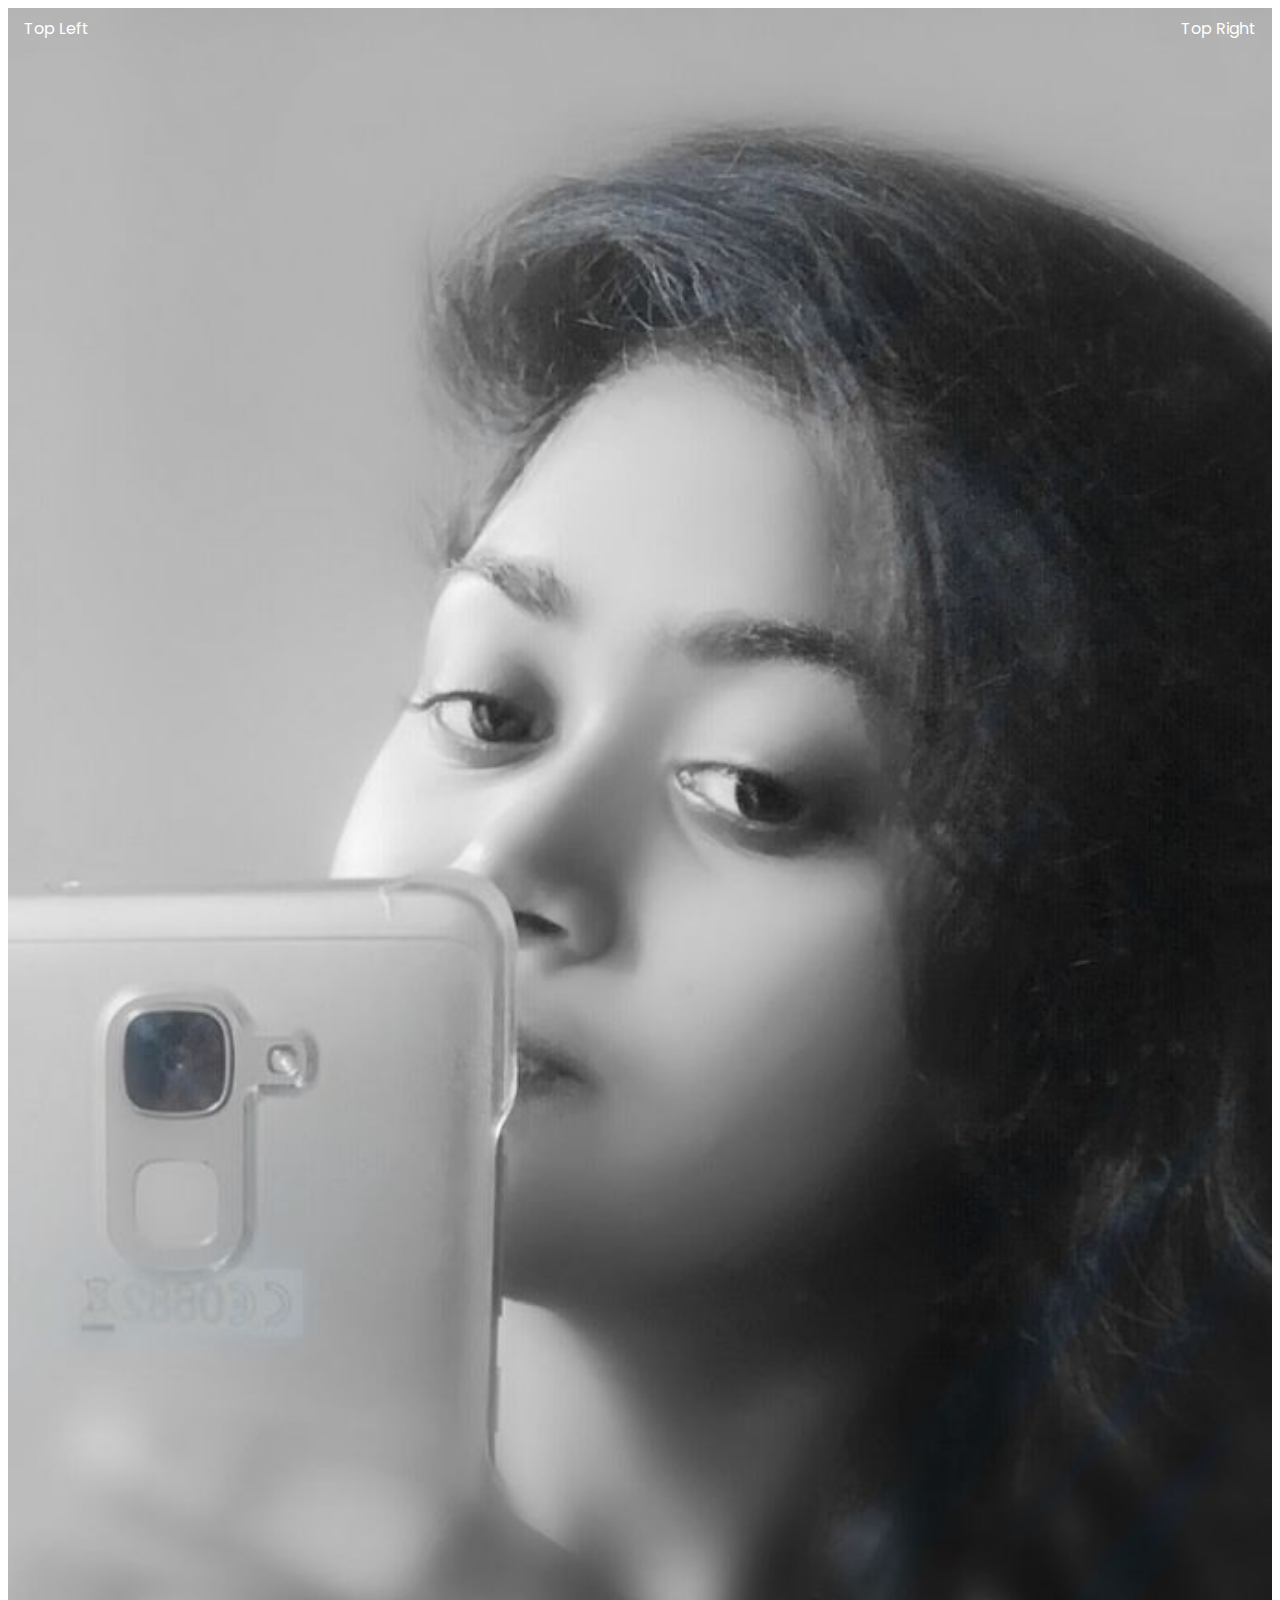
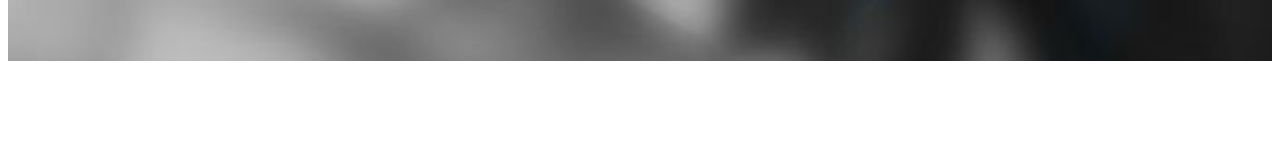
<file: index.html>
<!DOCTYPE html>
<html lang="en">
<head>
    <meta charset="UTF-8">
    <meta http-equiv="X-UA-Compatible" content="IE=edge">
    <meta name="viewport" content="width=device-width, initial-scale=1.0">
    <title>my portfolio</title>
    <link rel="stylesheet" href="style.css">
    <link rel="stylesheet" href="https://cdnjs.cloudflare.com/ajax/libs/font-awesome/4.7.0/css/font-awesome.min.css">
    
    <link rel="preconnect" href="https://fonts.googleapis.com">
    <link rel="preconnect" href="https://fonts.gstatic.com" crossorigin>
    <link href="https://fonts.googleapis.com/css2?family=Abril+Fatface&family=Poppins&display=swap" rel="stylesheet">   
</head>
<body>
    <section>
        <div class="container">
            <img src="mitu.jpg" alt="Snow" style="width:100%;">
            <div class="bottom-left">Bottom Left</div>
            <div class="top-left">Top Left</div>
            <div class="top-right">Top Right</div>
            <div class="bottom-right">Bottom Right</div>
            <div class="centered">Centered</div>
          </div>
          <input type="text">
   </section>
</body>
</html>
</file>
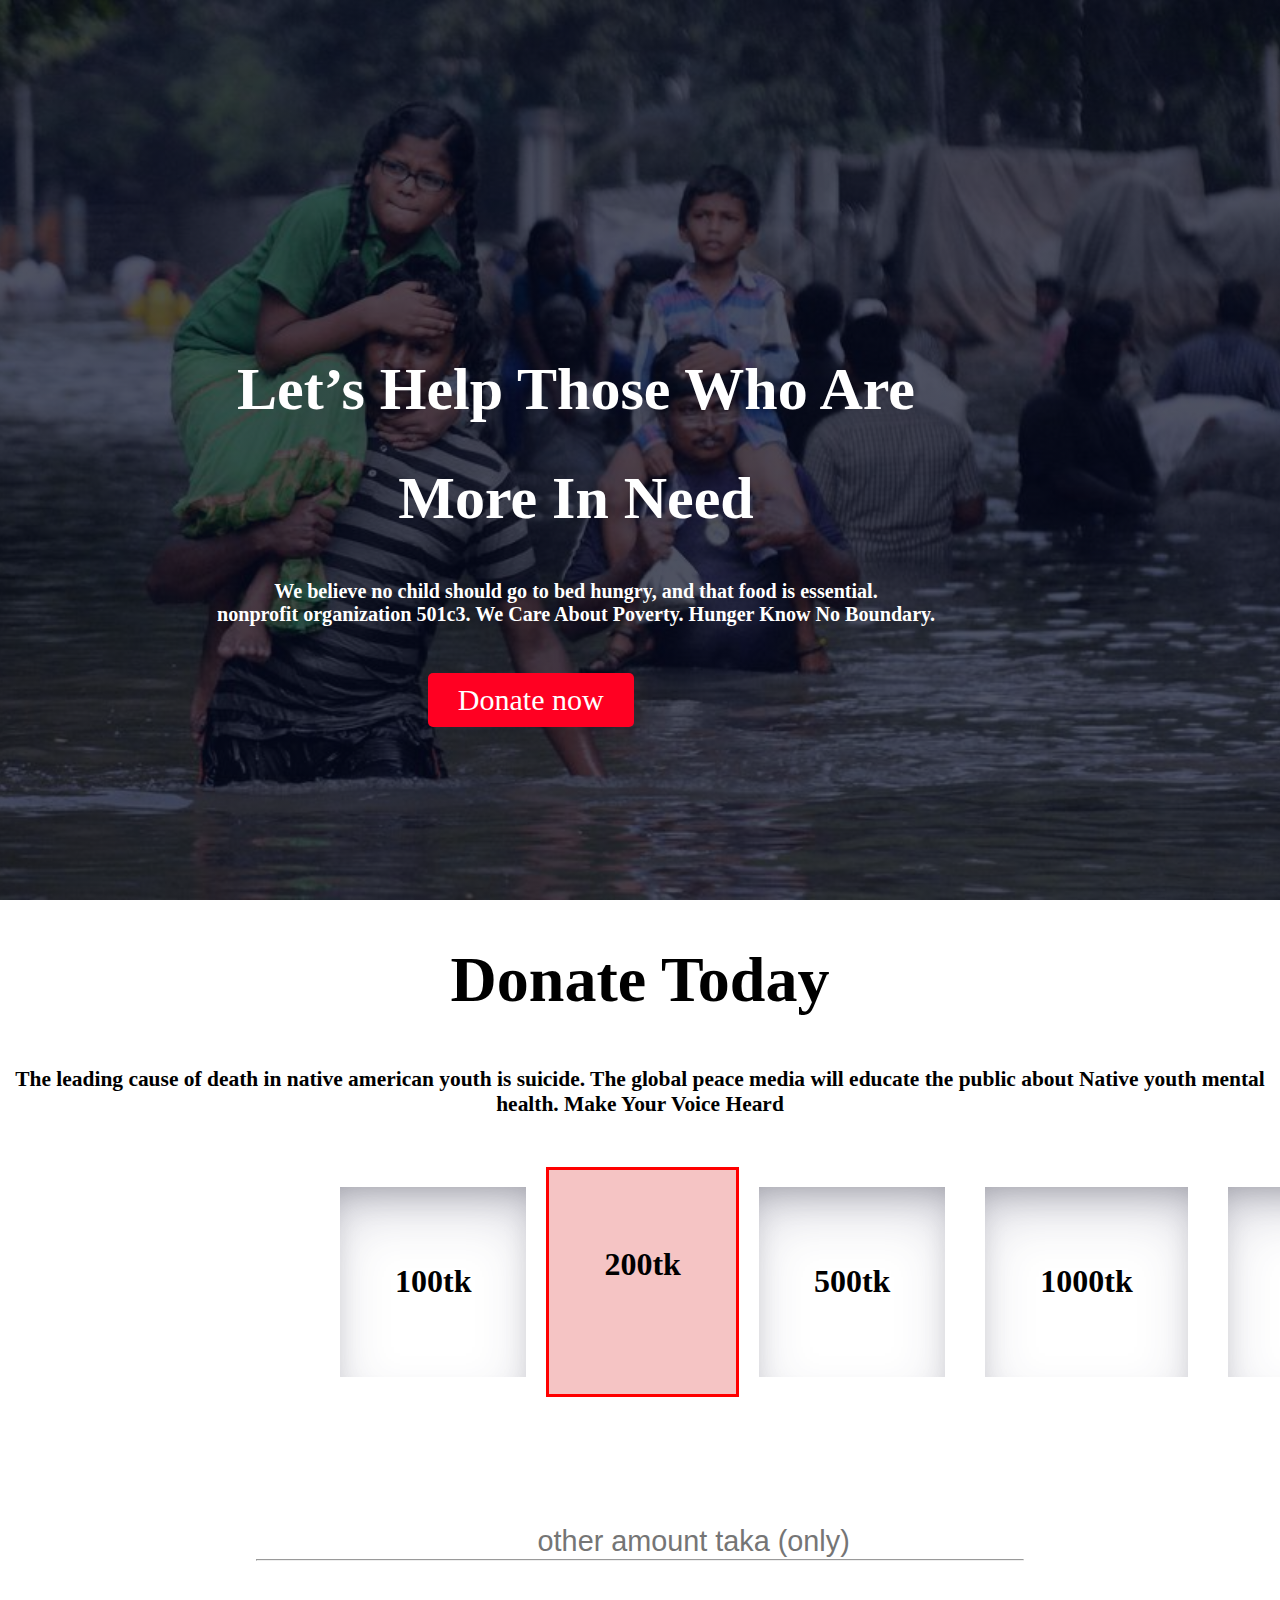
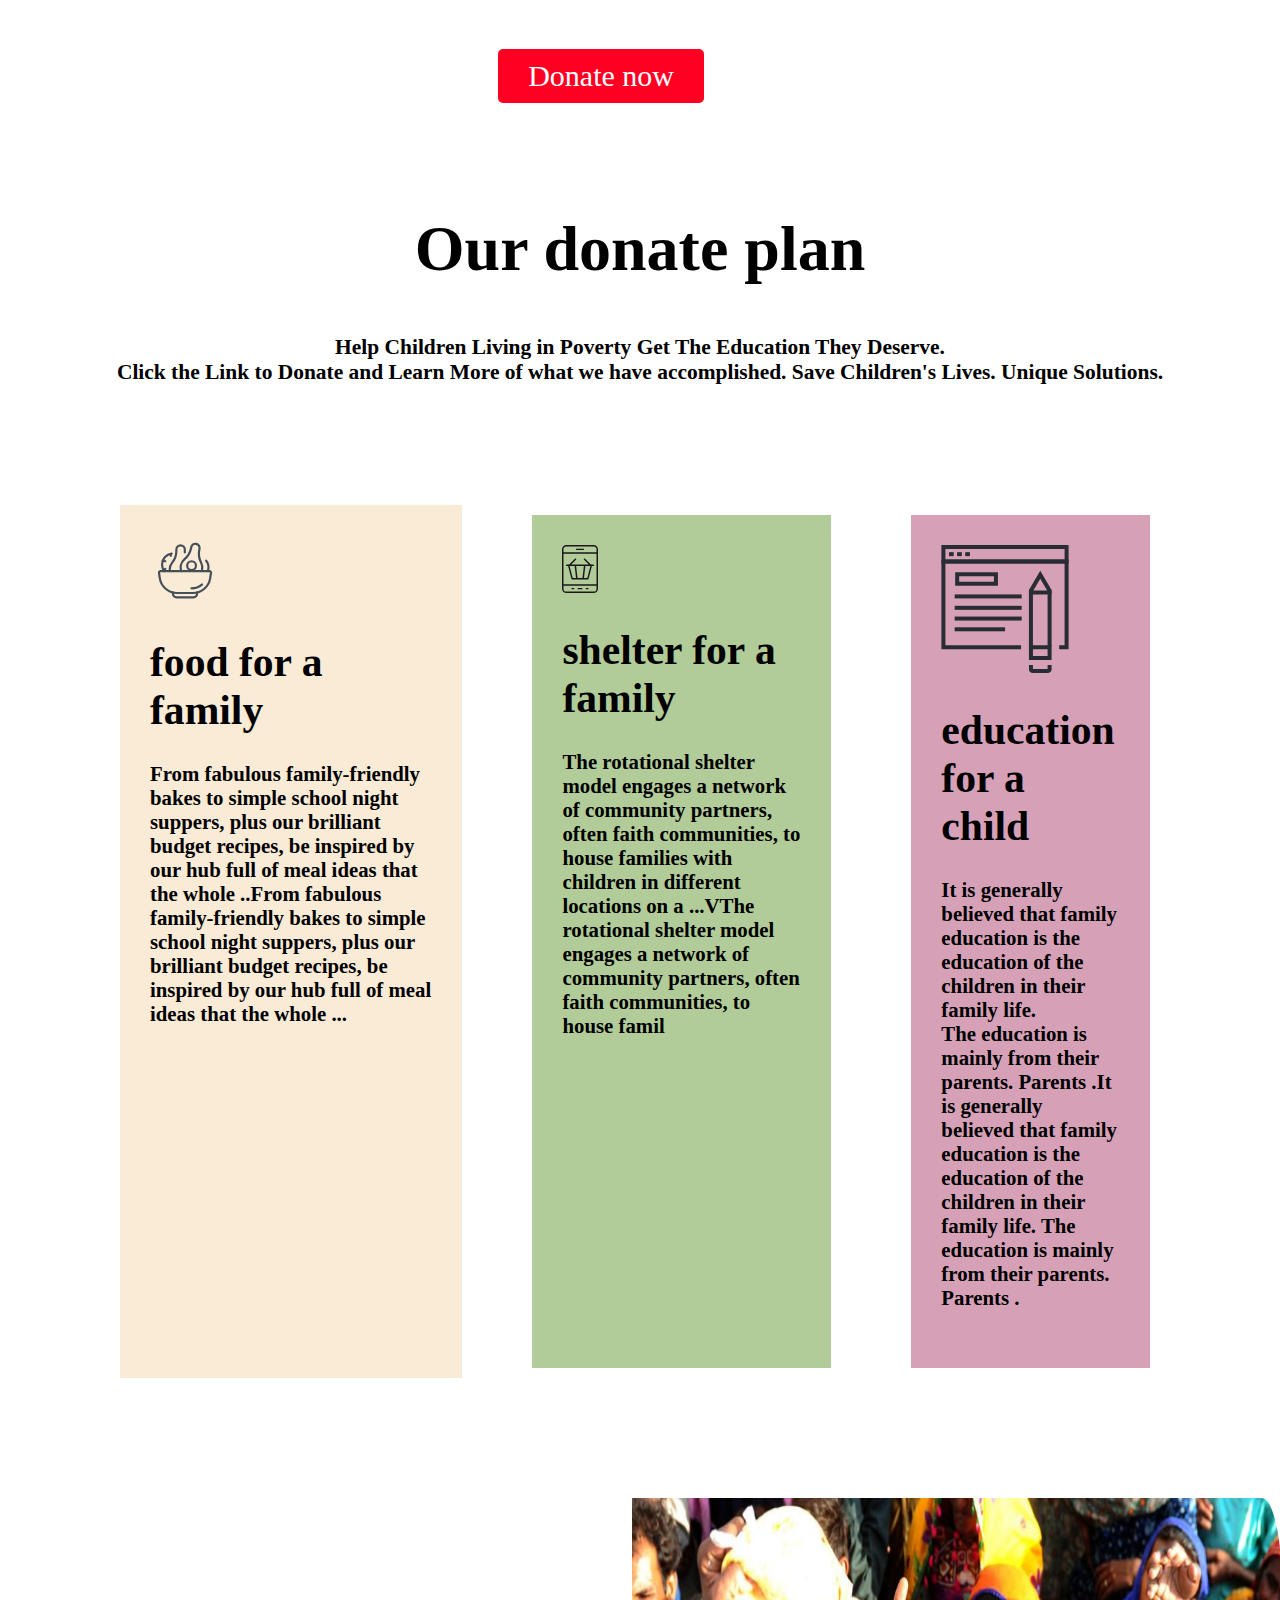
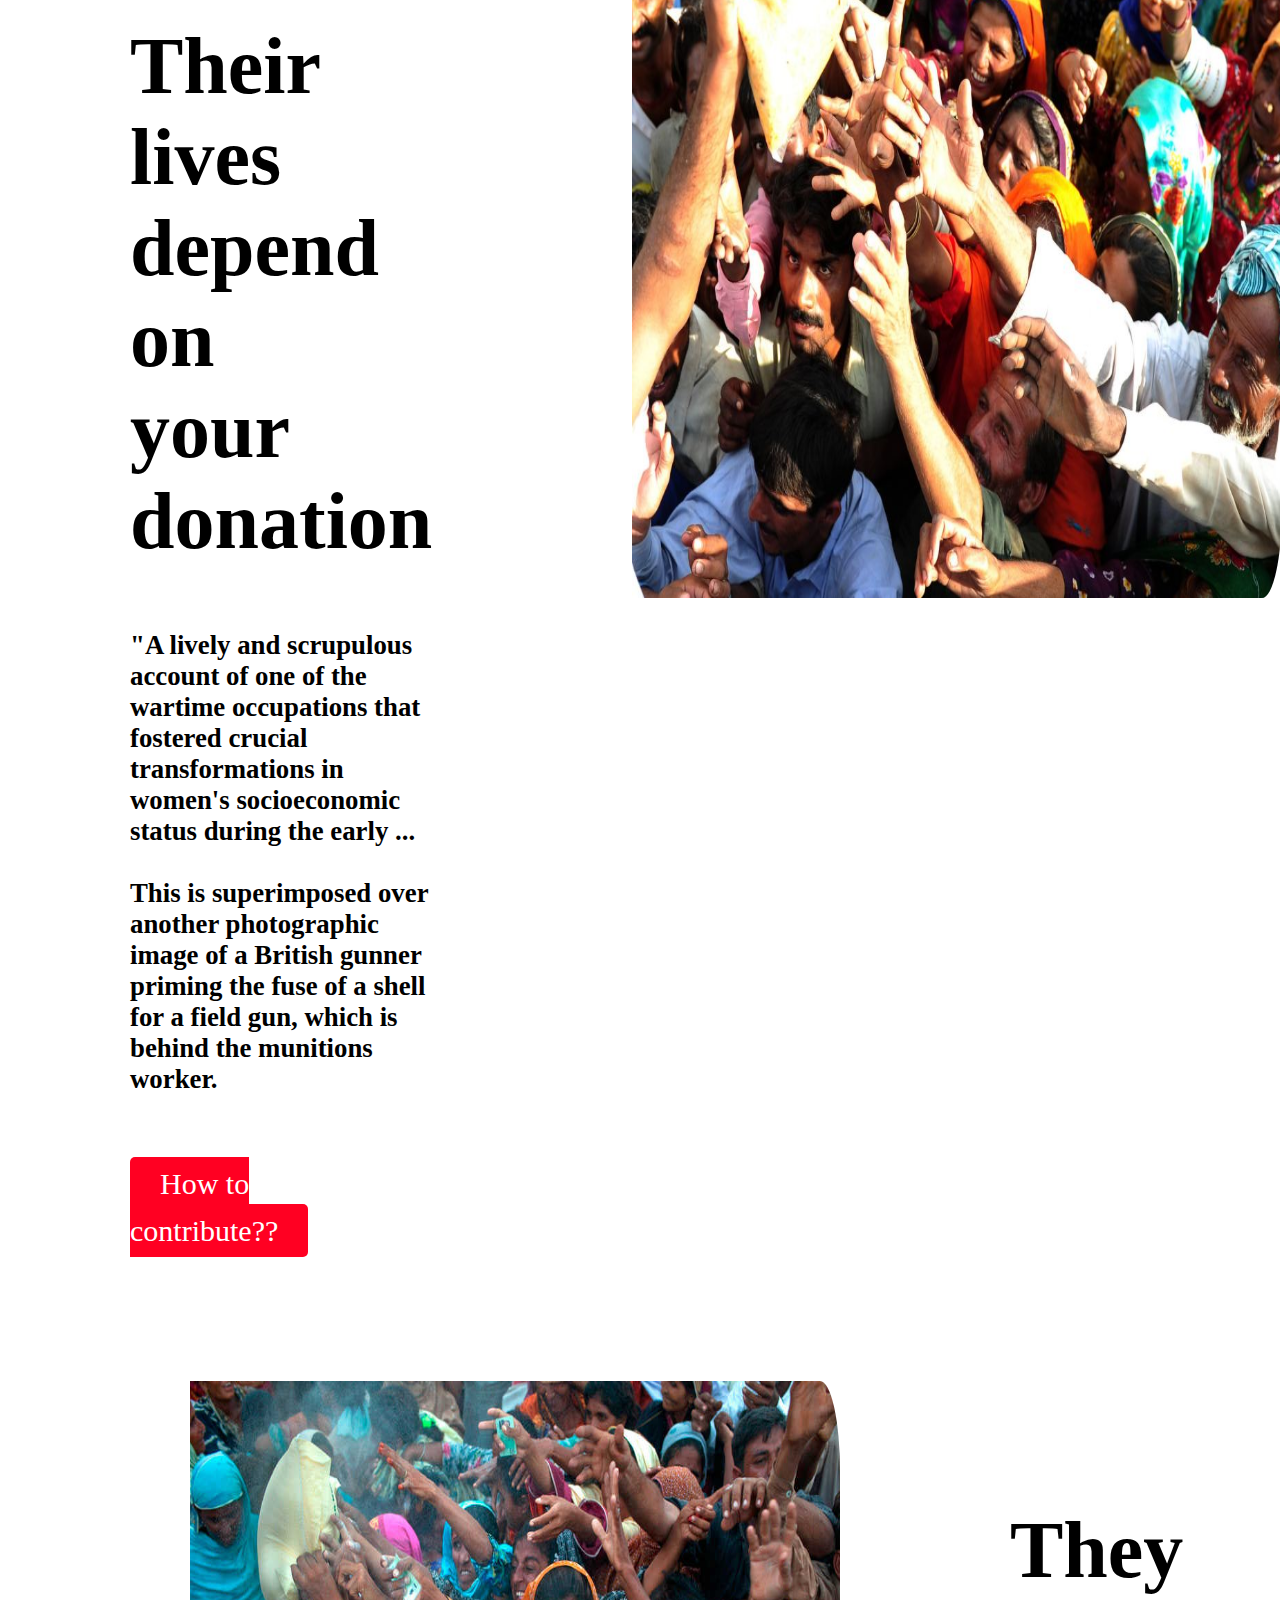
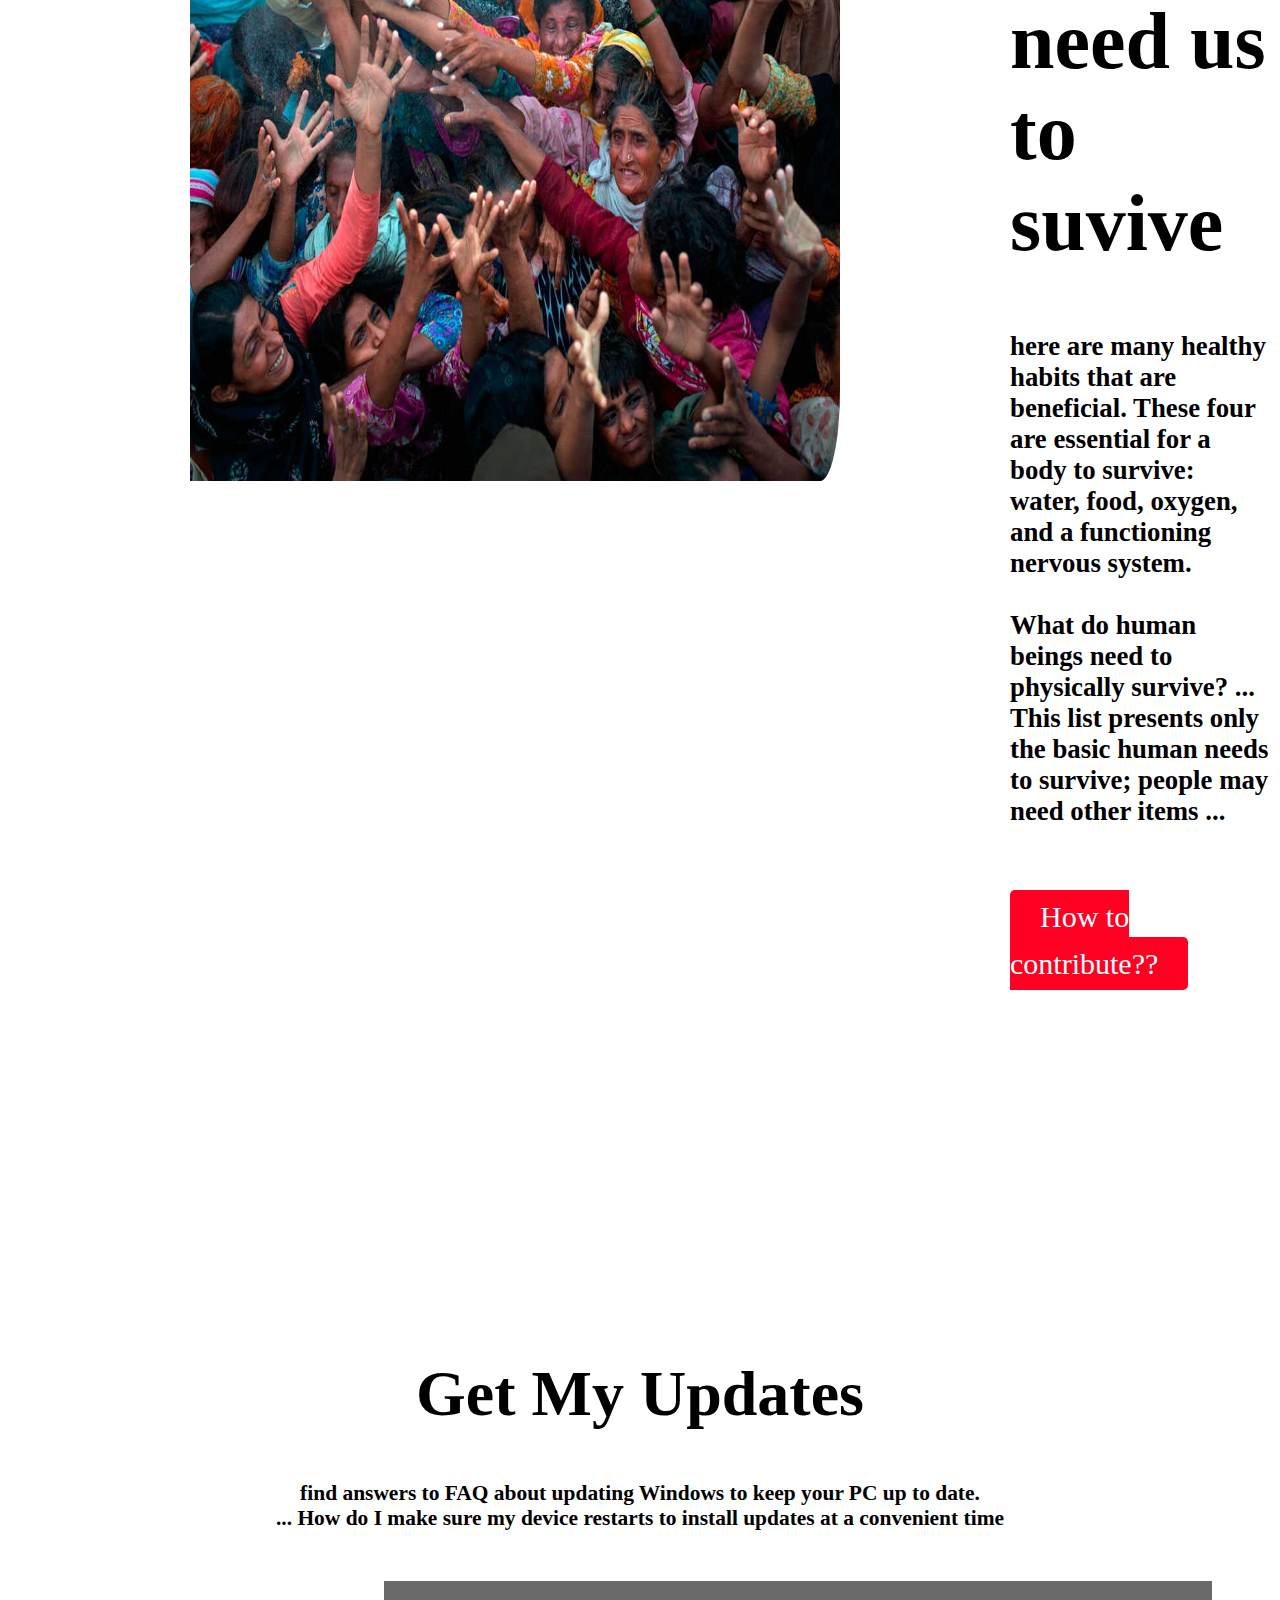
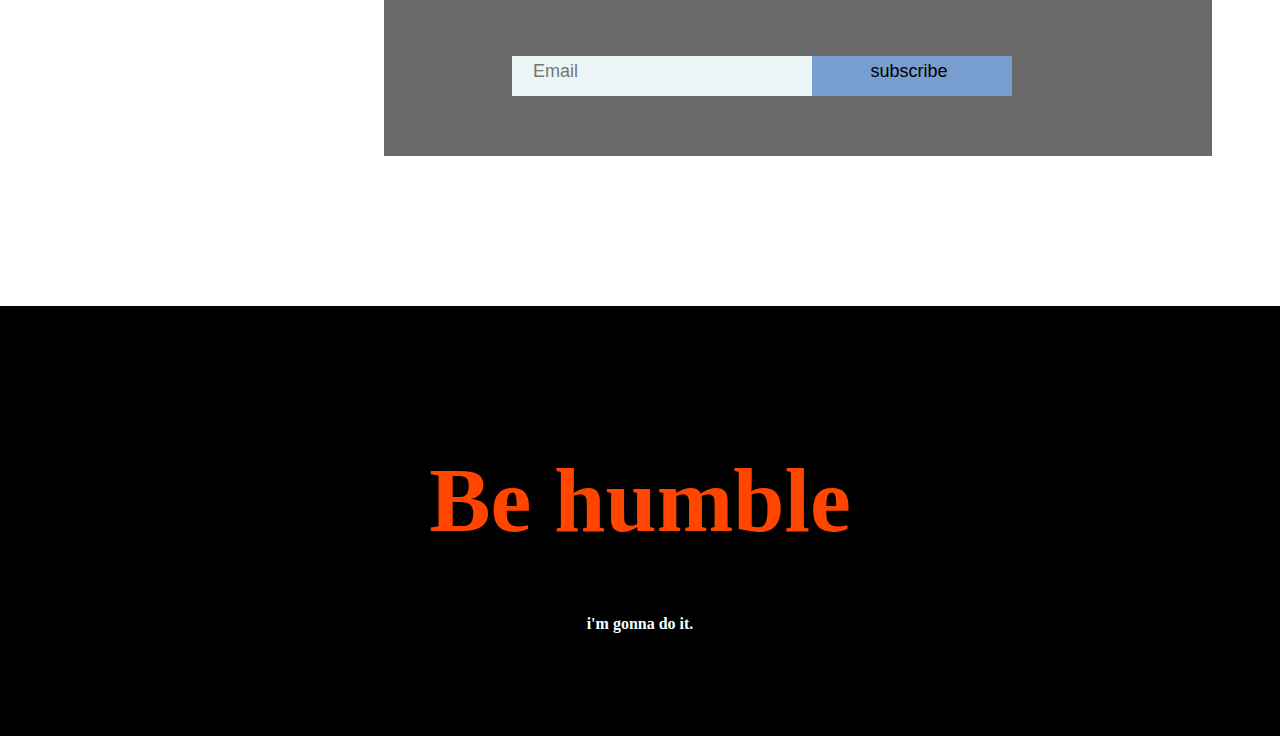
<file: first-website/index.html>
<!DOCTYPE html>
<html lang="en">
<head>
    <meta charset="UTF-8">
    <meta http-equiv="X-UA-Compatible" content="IE=edge">
    <meta name="viewport" content="width=device-width, initial-scale=1.0">
    <title>donate Today</title>
    <link rel="stylesheet" href="style.css">
    <link rel="preconnect" href="https://fonts.googleapis.com">
<link rel="preconnect" href="https://fonts.gstatic.com" crossorigin>
<link href="https://fonts.googleapis.com/css2?family=Abril+Fatface&family=Mochiy+Pop+P+One&family=Poppins&display=swap" rel="stylesheet">

</head>
<body>
   
    <div class="container">
        <div class="under">
        <h1>Let’s Help Those Who Are </h1>
       <h1> More In Need</h1>
       <h6>We believe no child should go to bed hungry, and that food is essential.<br>
         nonprofit organization 501c3. We Care About Poverty. Hunger Know No Boundary.</h6>
         <a id="anchor"  href="www.facebook.com">Donate now</a>
        </div>
    </div>
    <div class="donate">
     <h1>Donate Today</h1>
     <h6>The leading cause of death in native american youth is suicide. The global peace media will educate the public about Native youth mental health. Make Your Voice Heard</h6>
    </div>
    <div class="money">
     <div class="amount"><h1>100tk</h1></div>
     <div id="diff"><h1>200tk</h1></div>
     <div class="amount"><h1>500tk</h1></div>
     <div class="amount"><h1>1000tk</h1></div>
     <div class="amount"><h1>5000</h1></div>
    </div>
    <input id ="taka" type="text" placeholder="other amount taka (only)">
    <hr>
    <a id="an"  href="www.facebook.com">Donate now</a>
    <div class="donates">
        <h1>Our donate plan</h1>
        <h6>Help Children Living in Poverty Get The Education They Deserve.<br> Click the Link to Donate and Learn More of what we have accomplished. Save Children's Lives. Unique Solutions.</h6>
       </div>
       <div class="three">
        <div class="food">
            <img src="icon8.svg" alt="" width="70px">
            <h1>food for a family</h1>
            <h4>From fabulous family-friendly bakes to simple school night suppers, plus our brilliant budget recipes, be inspired by our hub full of meal ideas that the whole ..From fabulous family-friendly bakes to simple school night suppers, plus our brilliant budget recipes, be inspired by our hub full of meal ideas that the whole ...</h4>
        </div>
        <div class="shelter">
            <img src="icon11.svg" alt="">
            <h1>shelter for a family</h1>
            <h4>The rotational shelter model engages a network of community partners, often faith communities, to house families with children in different locations on a ...VThe rotational shelter model engages a network of community partners, often faith communities, to house famil</h4>
        </div>
        <div class="education">
            <img src="icon4.svg" alt="">
            <h1>education for a child</h1>
            <h4>It is generally believed that family education is the education of the children in their family life.<br> 
                The education is mainly from their parents. Parents .It is generally believed that family education is the education of the children in their family life. The education is mainly from their parents. Parents .</h4>
        </div>
        
       </div>
       <section class="div">
       <div class="don">
        <h1>Their lives depend on<br> your donation </h1>
        <h6>
            "A lively and scrupulous account of one of the wartime occupations that fostered crucial transformations in women's socioeconomic status during the early ...<br> <br>This is superimposed over another photographic image of a British gunner priming the fuse of a shell for a field gun, which is behind the munitions worker.
        </h6>
        <a id="tn" href="www.google,com">How to contribute??</a>
       </div>
       <div>
        <img class="pic" src="donation0.jpg" alt="" >
    </div>
    </section>
    <section class="div">
        <div>
    
            <img class="pic" src="donation6.jpg" alt="">
        </div>
        <div class="don">
            <h1>
                They need us <br>to suvive
            </h1>
            <h6>here are many healthy habits that are beneficial. These four are essential for a body to survive: water, food, oxygen, and a functioning nervous system.<br><br> What do human beings need to physically survive? ... This list presents only the basic human needs to survive; people may need other items ...
            </h6>
            <a id="tn" href="www.google,com">How to contribute??</a>
    
        </div>
    </section>
    <div class="donates">
        <h1>Get My Updates</h1>
        <h6>find answers to FAQ about updating Windows to keep your PC up to date. <br>... How do I make sure my device restarts to install updates at a convenient time</h6>
    </div>
    <section class="last">
    <div class="both">
        <div id="mail">
            <input type="email" placeholder="Email">
        </div>
        <div id="sub">
            <button>subscribe</button>
        </div>
    </div>
</section>
<footer>
    <h1>Be humble</h1>
    <h6>i'm gonna do it.</h6>
</footer>
</body>
</html>
</file>
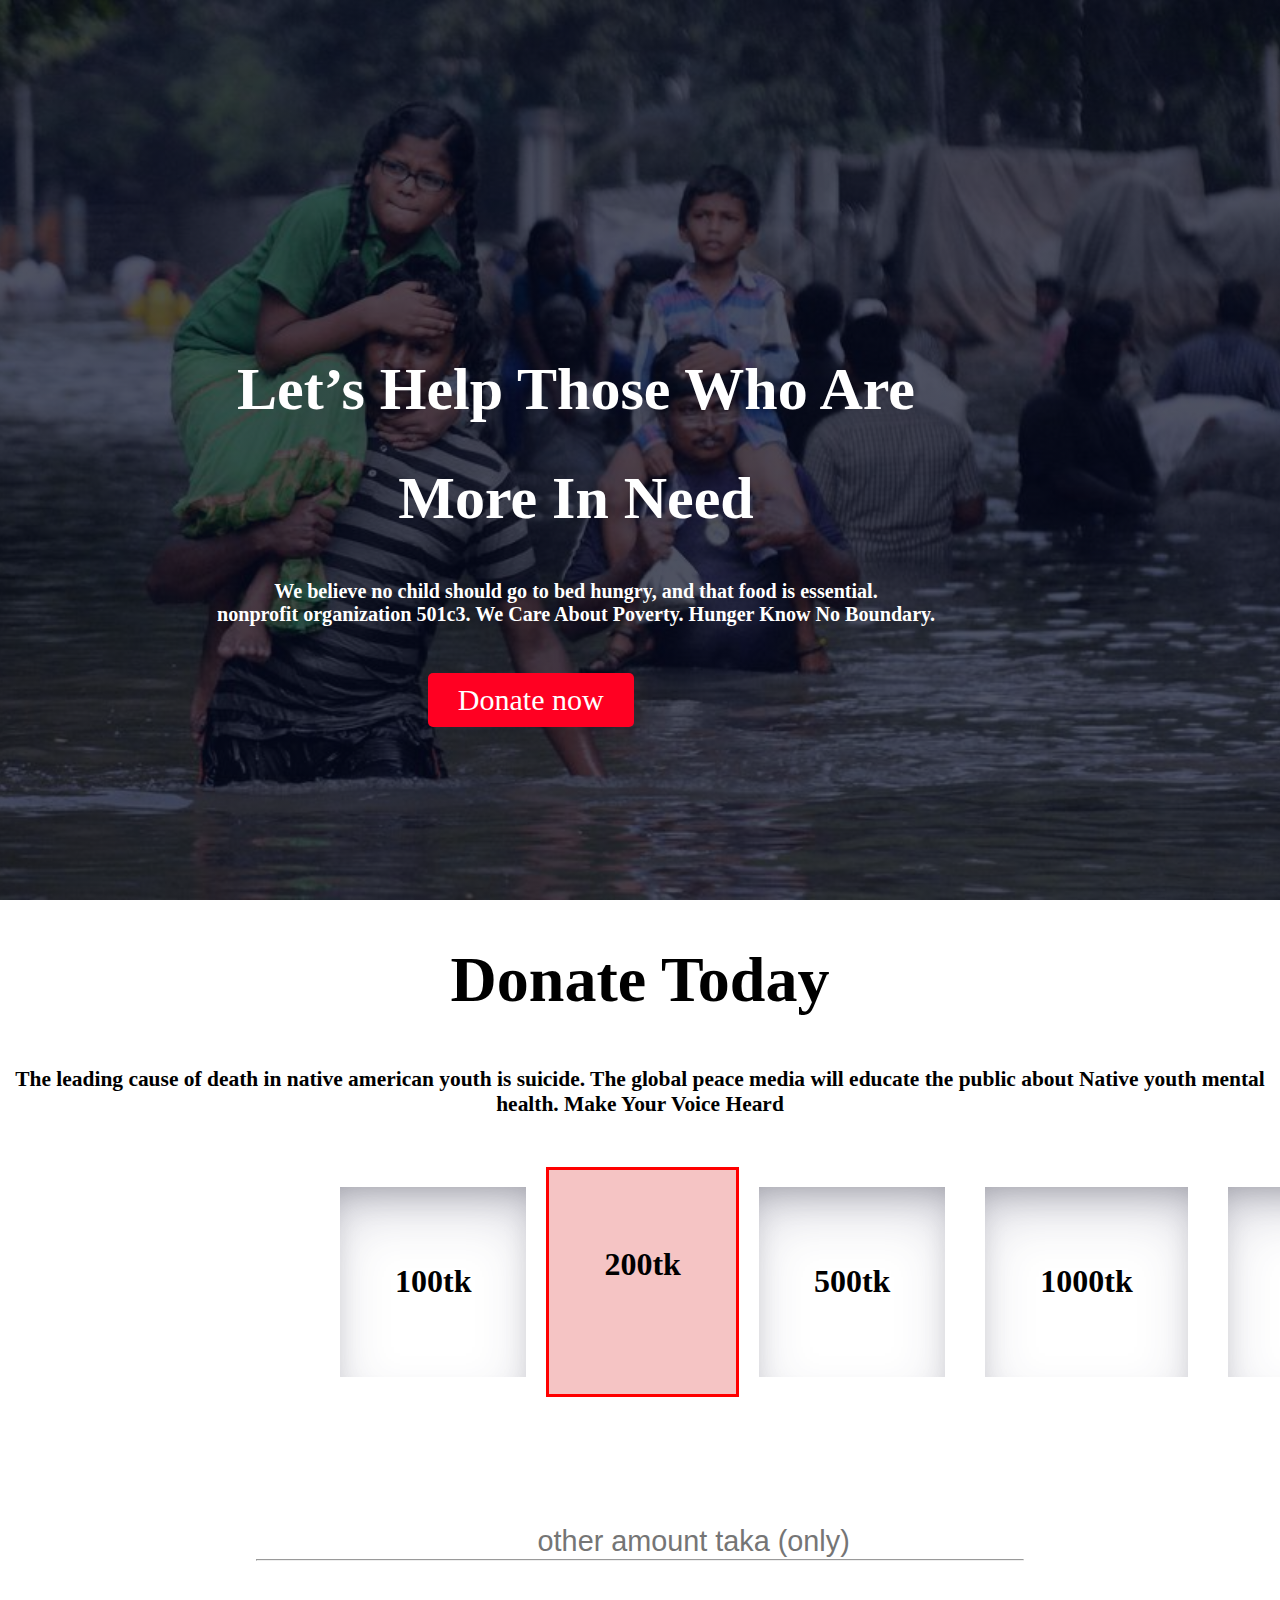
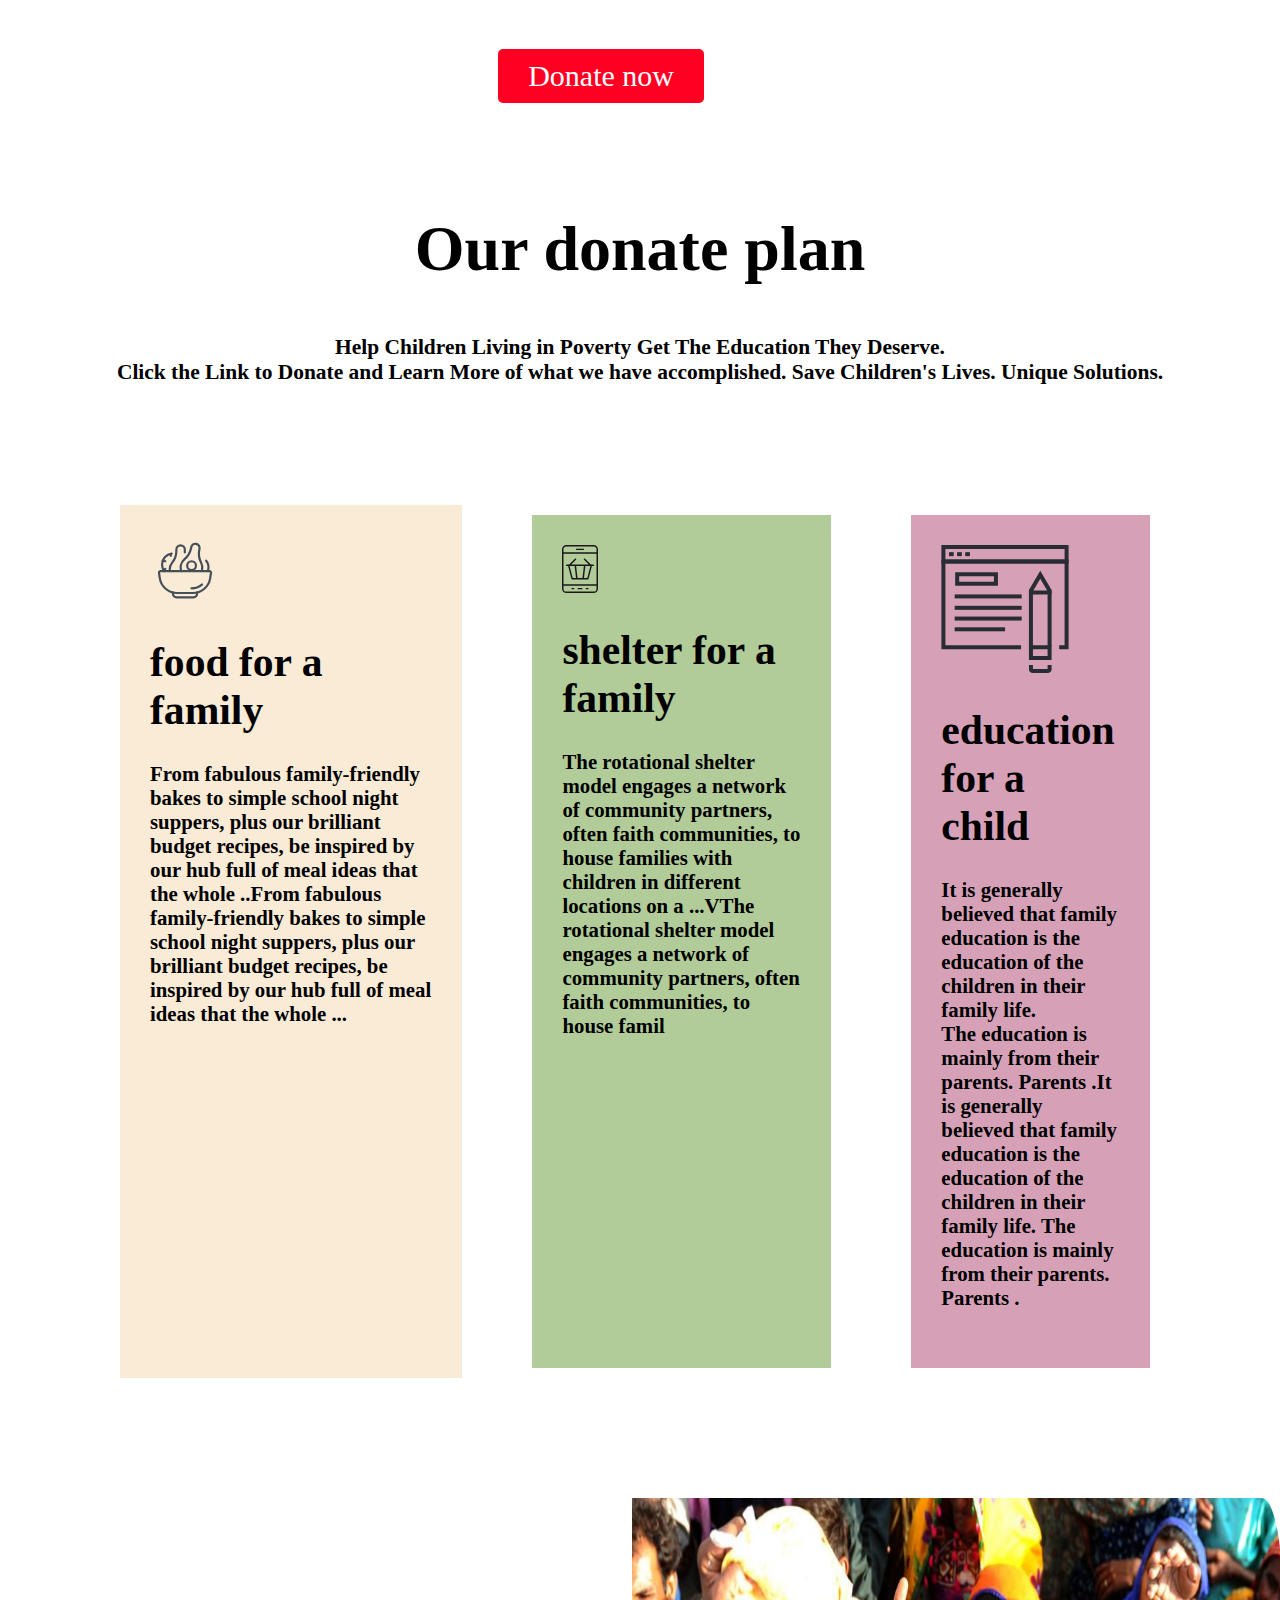
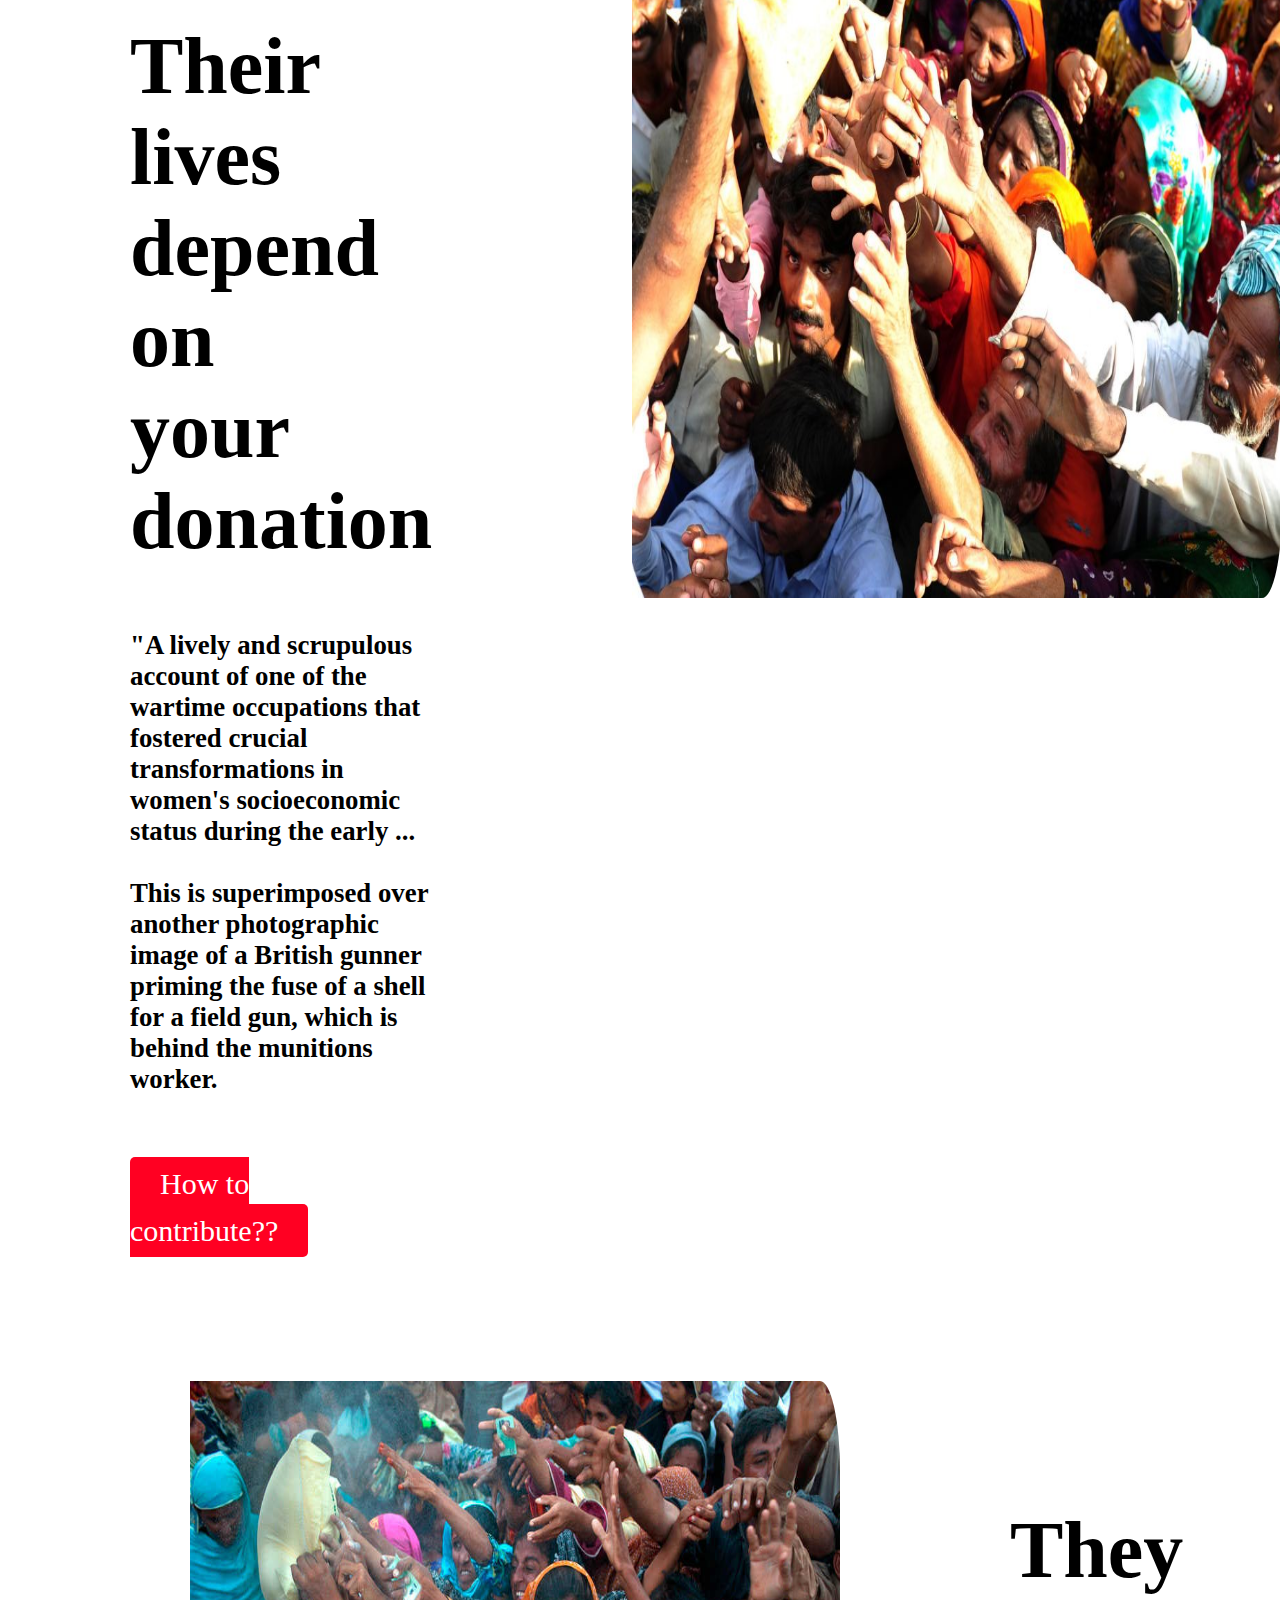
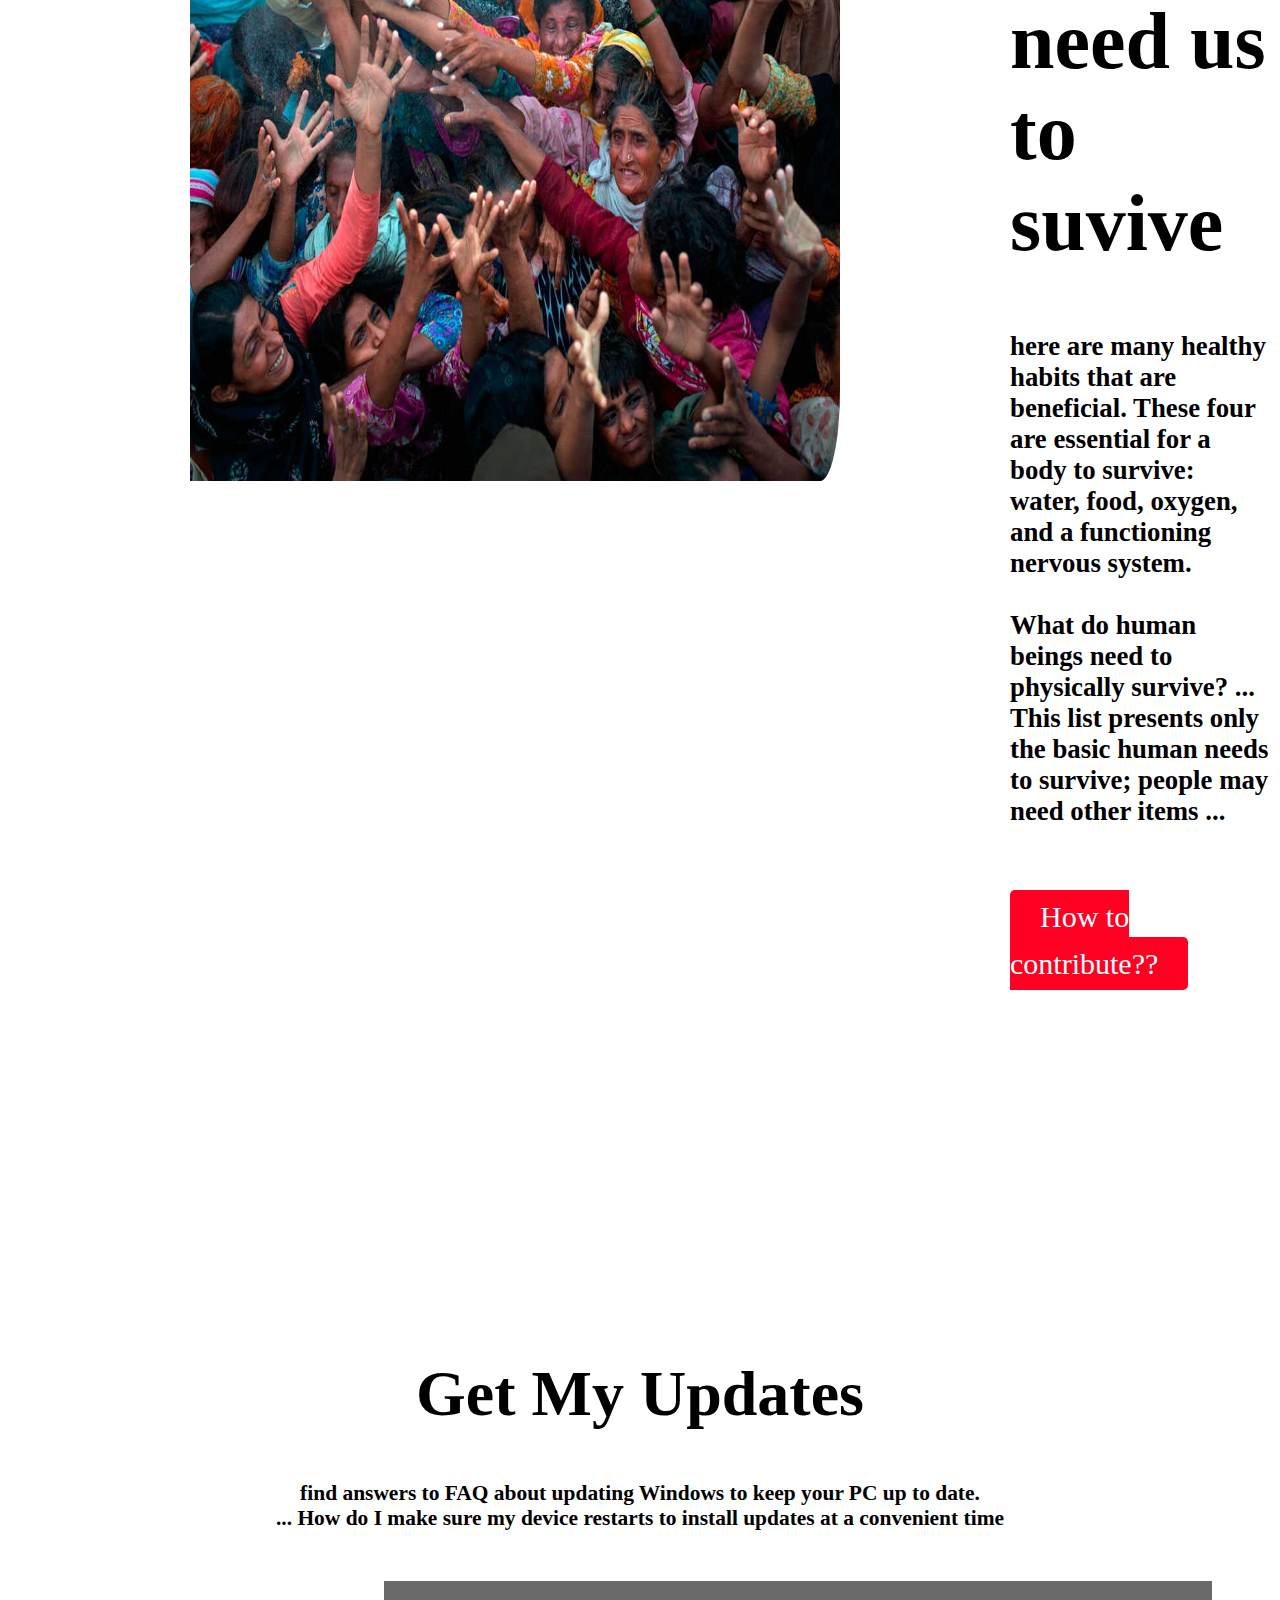
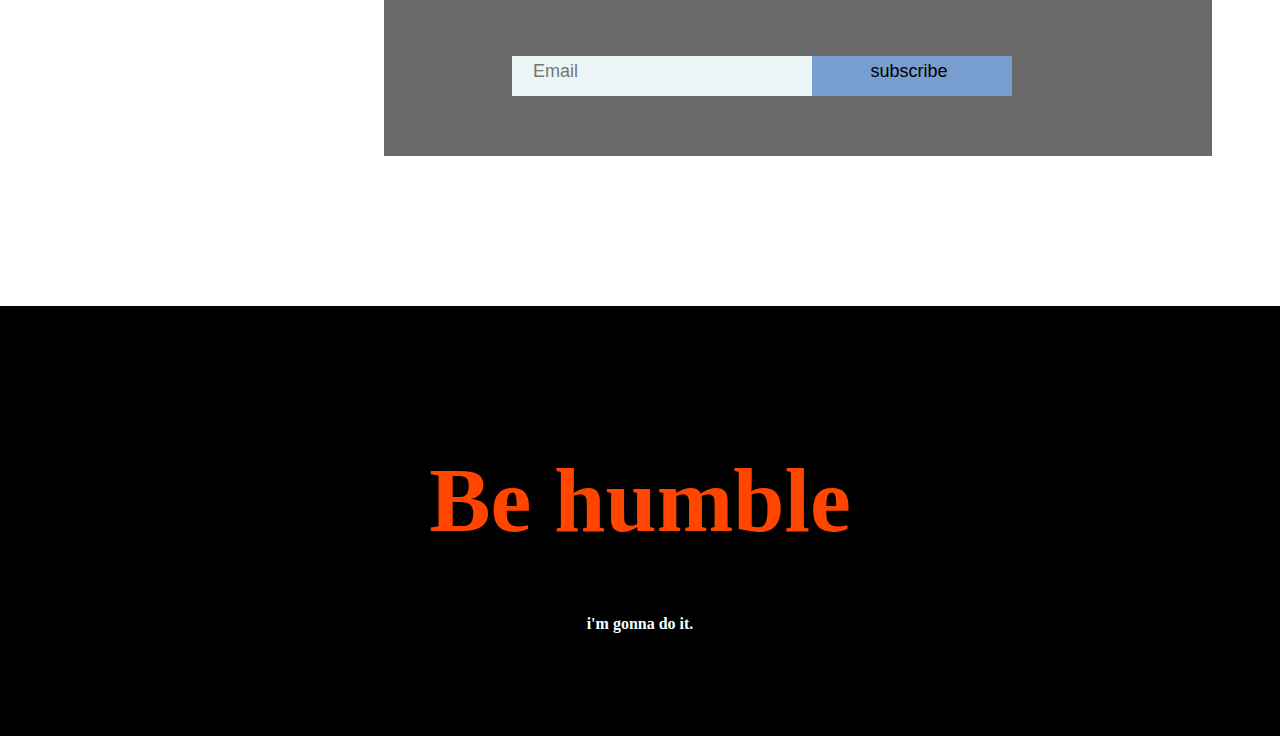
<file: donate.html>
<!DOCTYPE html>
<html lang="en">
<head>
    <meta charset="UTF-8">
    <meta http-equiv="X-UA-Compatible" content="IE=edge">
    <meta name="viewport" content="width=device-width, initial-scale=1.0">
    <title>donate Today</title>
    <link rel="stylesheet" href="stylish.css">
    <link rel="preconnect" href="https://fonts.googleapis.com">
<link rel="preconnect" href="https://fonts.gstatic.com" crossorigin>
<link href="https://fonts.googleapis.com/css2?family=Abril+Fatface&family=Mochiy+Pop+P+One&family=Poppins&display=swap" rel="stylesheet">

</head>
<body>
   
    <div class="container">
        <div class="under">
        <h1>Let’s Help Those Who Are </h1>
       <h1> More In Need</h1>
       <h6>We believe no child should go to bed hungry, and that food is essential.<br>
         nonprofit organization 501c3. We Care About Poverty. Hunger Know No Boundary.</h6>
         <a id="anchor"  href="www.facebook.com">Donate now</a>
        </div>

   
   </div>
   <div class="donate">
    <h1>Donate Today</h1>
    <h6>The leading cause of death in native american youth is suicide. The global peace media will educate the public about Native youth mental health. Make Your Voice Heard</h6>
   </div>
   <div class="money">
    <div class="amount"><h1>100tk</h1></div>
    <div id="diff"><h1>200tk</h1></div>
    <div class="amount"><h1>500tk</h1></div>
    <div class="amount"><h1>1000tk</h1></div>
    <div class="amount"><h1>5000</h1></div>
   </div>
   <input id ="taka" type="text" placeholder="other amount taka (only)">
   <hr>
   <a id="an"  href="www.facebook.com">Donate now</a>
   
   <div class="donates">
    <h1>Our donate plan</h1>
    <h6>Help Children Living in Poverty Get The Education They Deserve.<br> Click the Link to Donate and Learn More of what we have accomplished. Save Children's Lives. Unique Solutions.</h6>
   </div>
   <div class="three">
    <div class="food">
        <img src="icon8.svg" alt="" width="70px">
        <h1>food for a family</h1>
        <h4>From fabulous family-friendly bakes to simple school night suppers, plus our brilliant budget recipes, be inspired by our hub full of meal ideas that the whole ..From fabulous family-friendly bakes to simple school night suppers, plus our brilliant budget recipes, be inspired by our hub full of meal ideas that the whole ...</h4>
    </div>
    <div class="shelter">
        <img src="icon11.svg" alt="">
        <h1>shelter for a family</h1>
        <h4>The rotational shelter model engages a network of community partners, often faith communities, to house families with children in different locations on a ...VThe rotational shelter model engages a network of community partners, often faith communities, to house famil</h4>
    </div>
    <div class="education">
        <img src="icon4.svg" alt="">
        <h1>education for a child</h1>
        <h4>It is generally believed that family education is the education of the children in their family life.<br> 
            The education is mainly from their parents. Parents .It is generally believed that family education is the education of the children in their family life. The education is mainly from their parents. Parents .</h4>
    </div>
    
   </div>
   <section class="div">
   <div class="don">
    <h1>Their lives depend on<br> your donation </h1>
    <h6>
        "A lively and scrupulous account of one of the wartime occupations that fostered crucial transformations in women's socioeconomic status during the early ...<br> <br>This is superimposed over another photographic image of a British gunner priming the fuse of a shell for a field gun, which is behind the munitions worker.
    </h6>
    <a id="tn" href="www.google,com">How to contribute??</a>
   </div>
   <div>
    <img class="pic" src="donation0.jpg" alt="" >
</div>
</section>
<section class="div">
    <div>
    
        <img class="pic" src="donation6.jpg" alt="">
    </div>
    <div class="don">
        <h1>
            They need us <br>to suvive
        </h1>
        <h6>here are many healthy habits that are beneficial. These four are essential for a body to survive: water, food, oxygen, and a functioning nervous system.<br><br> What do human beings need to physically survive? ... This list presents only the basic human needs to survive; people may need other items ...
        </h6>
        <a id="tn" href="www.google,com">How to contribute??</a>

    </div>
</section>
<div class="donates">
    <h1>Get My Updates</h1>
    <h6>find answers to FAQ about updating Windows to keep your PC up to date. <br>... How do I make sure my device restarts to install updates at a convenient time</h6>
</div>
<section class="last">
<div class="both">
    <div id="mail">
        <input type="email" placeholder="Email">
    </div>
    <div id="sub">
        <button>subscribe</button>
    </div>
</div>
</section>
<footer>
    <h1>Be humble</h1>
    <h6>i'm gonna do it.</h6>
</footer>
</body>
</html>
</file>
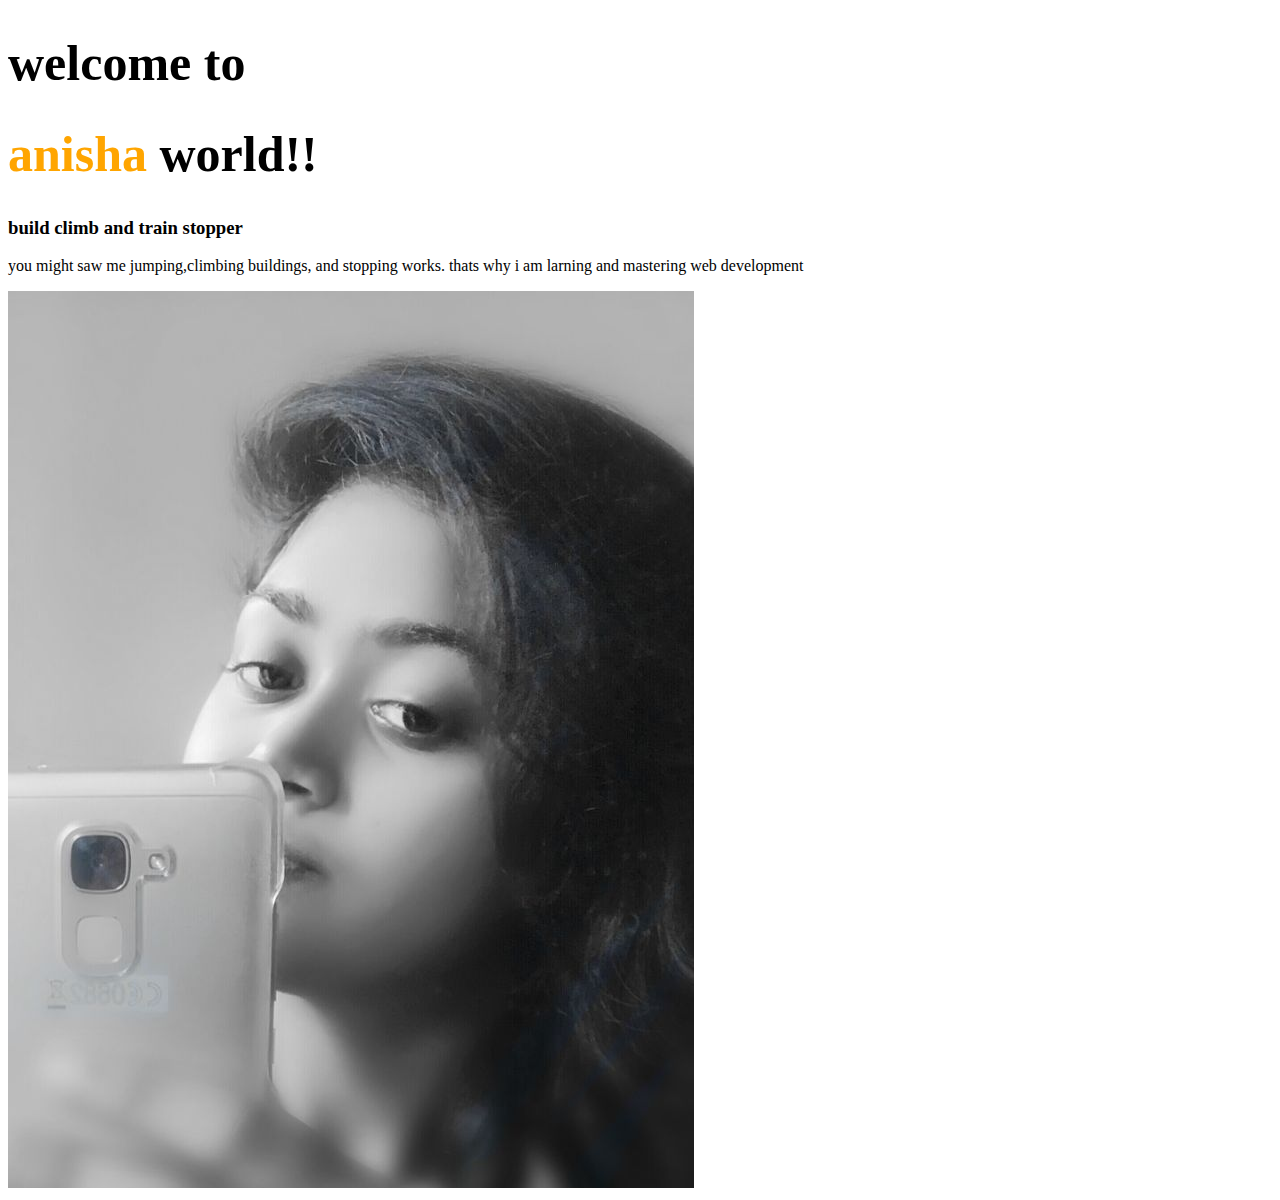
<file: indexx.html>
<!DOCTYPE html>
<html lang="en">
<head>
    <meta charset="UTF-8">
    <meta http-equiv="X-UA-Compatible" content="IE=edge">
    <meta name="viewport" content="width=device-width, initial-scale=1.0">
    <title>Developer portfolio</title>
    <link rel="stylesheet" href="style2.css">
    <link rel="preconnect" href="https://fonts.googleapis.com">
    <link rel="preconnect" href="https://fonts.gstatic.com" crossorigin>
    <link href="https://fonts.googleapis.com/css2?family=Abril+Fatface&family=Poppins&display=swap" rel="stylesheet">   

</head>
<body>
    <div>
        <h1>welcome to</h1>
        <h1><span>anisha</span> world!!</h1>
        <h3>build climb and train stopper</h3>
        <p>you might saw me jumping,climbing buildings, and stopping works.
            thats why i am larning and mastering web development
        </div>
    </p>
    
    <img src="mitu.jpg" alt="">
</body>
</html>
</file>
<file: style.css>
body{
    
    font-family: 'Poppins', sans-serif;

}
.container {
    position: relative;
    text-align: center;
    color: white;
  }
  .bottom-left {
    position: absolute;
    bottom: 8px;
    left: 16px;
  }
  .top-left {
    position: absolute;
    top: 8px;
    left: 16px;
  }
  .top-right {
    position: absolute;
    top: 8px;
    right: 16px;
  }
  input{
    width: 100%;
    background: transparent;
    outline: none;
    border: 0;
  }
</file>
<file: first-website/style.css>
body{
    padding: 0%;
    margin: 0%;
}
.container{
    padding: 0%;
    margin: 0%;
    min-height: 60vh;
   width: 100%;
   height: 900px;
   background-image:linear-gradient(to bottom,rgba(4, 9, 30, 0.7),rgba(4,9,30,0.7)),url(donation4.jpg) ;
   background-repeat: no-repeat;
   background-size: cover;
   background-position: center;
   position: relative;
   


}
.under{
    width: 90%;
    text-align: center;
    color: white;
    position: absolute;
    top: 35%;
    font-size: 30px;

}
#anchor{
    position: absolute;
    right: 45%;
    text-decoration: none;
    border-radius: 5px;
    color: white;
    background-color: rgb(255, 0, 34);
    padding: 10px 30px;
}
.donate{
    font-size:200% ;
    color: black;
    text-align: center;
}
.money{
    color: black;
    display: flex;
    padding-left: 25%;

}
.amount{
    padding:55px;
    background-color: white;
    margin: 20px;
     box-shadow: rgba(50, 50, 93, 0.25) 0px 30px 60px -12px inset, rgba(0, 0, 0, 0.3) 0px 18px 36px -18px inset;;
}
#diff{
    padding: 55px;
    background-color: rgb(245, 196, 196);
   border: solid red;

}
.donates{

    font-size:200% ;
    color: black;
    text-align: center;
    padding-top: 200px;
    margin top: 500px;
}
#an{
    position: absolute;
    right: 45%;
    text-decoration: none;
    border-radius: 5px;
    color: white;
    background-color: rgb(255, 0, 34);
    padding: 10px 30px ;
    margin-top: 80px;
    font-size: 30px;
}
.three{
    display: flex;
    margin:90px;
    font-size: 130%;
}
.food{
    margin: 30px;
    padding: 30px;
    background-color: antiquewhite;

}
.shelter{
    margin: 40px;
    padding: 30px;
    background-color: rgb(177, 204, 152);
}
.education{
    margin: 40px;
    padding: 30px;
    background-color: rgb(214, 161, 183);
}
#vat{
    size: 10px;
}
.div{
    display: flex;
    width: 100%;
   margin: 60px;
}
.pic{
   width: 650px;
   height: 700px;
   margin-right: 30px;
   margin-left: 30px;
   padding-left: 100px;
   padding-right: 70px;
   border-radius: 90px;

}
.don{
    font-size:250% ;
    color: black;
    width: 40%;
    margin: 70px;
    
    
}
#tn{
    
    text-decoration: none;
    border-radius: 5px;
    color: white;
    background-color: rgb(255, 0, 34);
    padding: 10px 30px ;
    margin-top: 80px;
    font-size: 30px;

}
.both{
    display: flex;
    height: 100px;
    width: 700px;
    padding-left: 50%;
    padding-top: 75px;
   
    background-color:rgb(105, 105, 105);
}
.last{
    margin-left: 30%;
    margin-right: 30%;
    padding-right: 20%;
  }
  #mail{
      width:300px;
      height: 40px;
    background-color: rgb(235, 245, 245);
  }
  footer{
      font-size: 46px;
      text-align: center;
      background-color: black;
      color: orangered;
      height: 350px;
      margin-top: 150px;
      padding-top: 80px;
  }
  footer h6{
    color: azure;
    font-size: medium;
}
input{
    width: 100%;
    background: transparent;
    outline: none;
    border: 0;
    font-size: large;
    padding-left: 7%;
    padding-top: 5px;
  }
  button{
    width: 100%;
    background: transparent;
    outline: none;
    border: 0;
    font-size: large;
    padding-left: 0;
    padding-top: 5px;
   
  }
  #sub{
    width:200px;
    height:40px;
    background-color: rgb(120, 158, 207);
    

}
#taka{
    font-size: 180%;
    padding-top: 10%;
    margin-right: 35%;
    margin-left: 35%;
}
  hr{
    margin-top: 0;
    margin-left: 20%;
    margin-right: 20%;
  }
</file>
<file: stylish.css>
body{
    padding: 0%;
    margin: 0%;
}
.container{
    padding: 0%;
    margin: 0%;
    min-height: 60vh;
   width: 100%;
   height: 900px;
   background-image:linear-gradient(to bottom,rgba(4, 9, 30, 0.7),rgba(4,9,30,0.7)),url(donation4.jpg) ;
   background-repeat: no-repeat;
   background-size: cover;
   background-position: center;
   position: relative;
   


}
.under{
    width: 90%;
    text-align: center;
    color: white;
    position: absolute;
    top: 35%;
    font-size: 30px;

}

#anchor{
    position: absolute;
    right: 45%;
    text-decoration: none;
    border-radius: 5px;
    color: white;
    background-color: rgb(255, 0, 34);
    padding: 10px 30px;
}
.donate{
    font-size:200% ;
    color: black;
    text-align: center;
}
.money{
    color: black;
    display: flex;
    padding-left: 25%;

}
.amount{
    padding:55px;
    background-color: white;
    margin: 20px;
     box-shadow: rgba(50, 50, 93, 0.25) 0px 30px 60px -12px inset, rgba(0, 0, 0, 0.3) 0px 18px 36px -18px inset;;
}
#diff{
    padding: 55px;
    background-color: rgb(245, 196, 196);
   border: solid red;

}
.donates{

    font-size:200% ;
    color: black;
    text-align: center;
    padding-top: 200px;
    margin top: 500px;
}
#an{
    position: absolute;
    right: 45%;
    text-decoration: none;
    border-radius: 5px;
    color: white;
    background-color: rgb(255, 0, 34);
    padding: 10px 30px ;
    margin-top: 80px;
    font-size: 30px;
}
.three{
    display: flex;
    margin:90px;
    font-size: 130%;
}
.food{
    margin: 30px;
    padding: 30px;
    background-color: antiquewhite;

}
.shelter{
    margin: 40px;
    padding: 30px;
    background-color: rgb(177, 204, 152);
}
.education{
    margin: 40px;
    padding: 30px;
    background-color: rgb(214, 161, 183);
}
#vat{
    size: 10px;
}
.div{
    display: flex;
    width: 100%;
   margin: 60px;
}
.pic{
   width: 650px;
   height: 700px;
   margin-right: 30px;
   margin-left: 30px;
   padding-left: 100px;
   padding-right: 70px;
   border-radius: 90px;

}
.don{
    font-size:250% ;
    color: black;
    width: 40%;
    margin: 70px;
    
    
}
#tn{
    
    text-decoration: none;
    border-radius: 5px;
    color: white;
    background-color: rgb(255, 0, 34);
    padding: 10px 30px ;
    margin-top: 80px;
    font-size: 30px;

}
.both{
    display: flex;
    height: 100px;
    width: 700px;
    padding-left: 50%;
    padding-top: 75px;
   
    background-color:rgb(105, 105, 105);
}
.last{
  margin-left: 30%;
  margin-right: 30%;
  padding-right: 20%;
}
#mail{
    width:300px;
    height: 40px;
  background-color: rgb(235, 245, 245);
}
footer{
    font-size: 46px;
    text-align: center;
    background-color: black;
    color: orangered;
    height: 350px;
    margin-top: 150px;
    padding-top: 80px;
}
footer h6{
    color: azure;
    font-size: medium;
}
input{
    width: 100%;
    background: transparent;
    outline: none;
    border: 0;
    font-size: large;
    padding-left: 7%;
    padding-top: 5px;
  }
  button{
    width: 100%;
    background: transparent;
    outline: none;
    border: 0;
    font-size: large;
    padding-left: 0;
    padding-top: 5px;
   
  }
#sub{
    width:200px;
    height:40px;
    background-color: rgb(120, 158, 207);
    

}
#taka{
    font-size: 180%;
    padding-top: 10%;
    margin-right: 35%;
    margin-left: 35%;
}
  hr{
    margin-top: 0;
    margin-left: 20%;
    margin-right: 20%;
  }
</file>
<file: style2.css>
h1{
    font-size: 50px;
}
span{
    color: orange;
}
</file>
